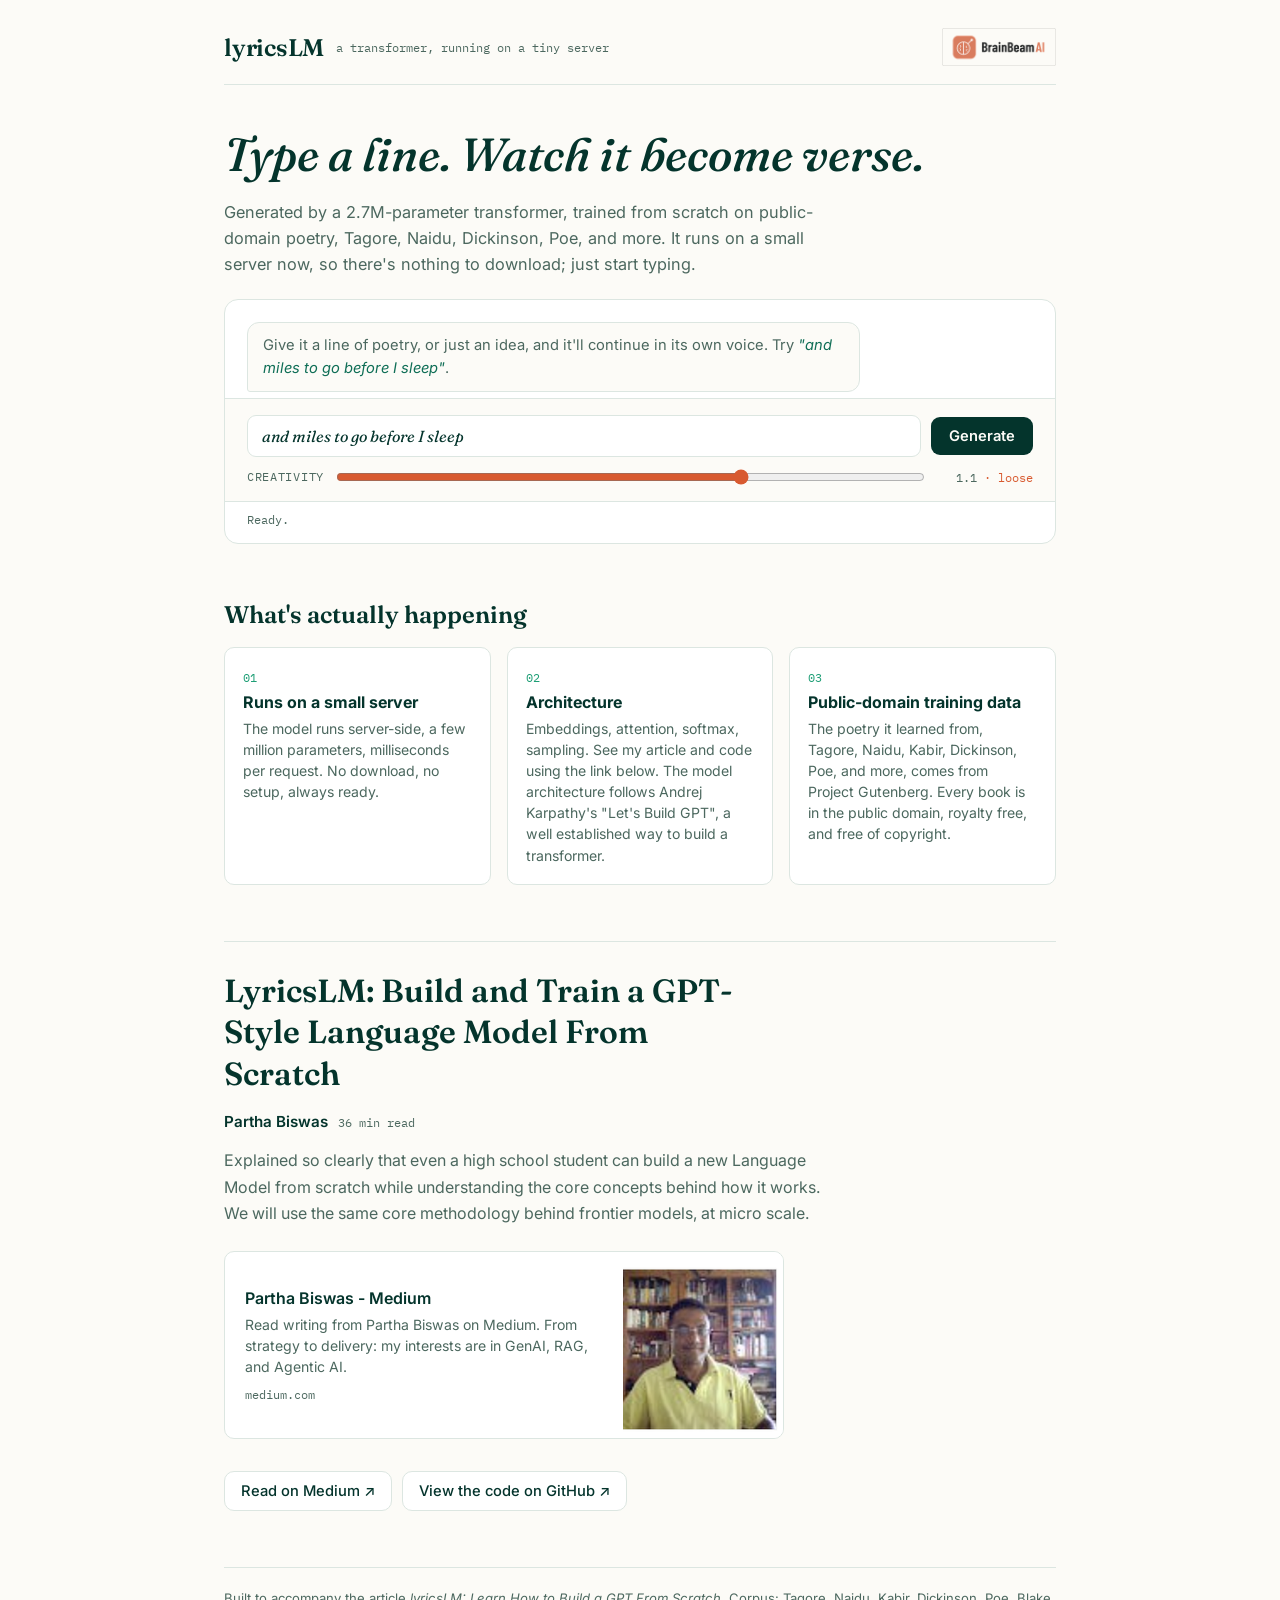
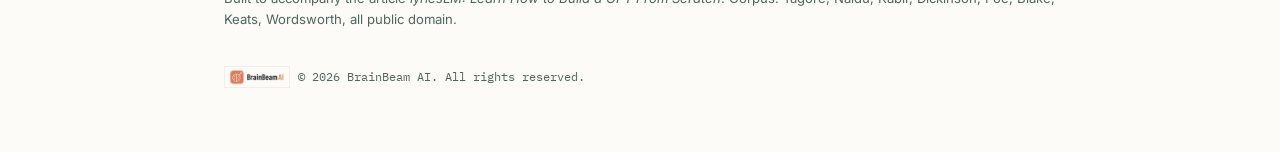
<file: frontend/index.html>
<!doctype html>
<html lang="en">
<head>
<meta charset="utf-8">
<meta name="viewport" content="width=device-width, initial-scale=1">
<title>lyricsLM, a transformer, running on a tiny server</title>
<meta name="description" content="A 2.7M-parameter transformer, trained from scratch on public-domain poetry, Tagore, Naidu, Dickinson, Poe, and more. Type a line and watch it become verse.">
<link rel="preconnect" href="https://fonts.googleapis.com">
<link rel="preconnect" href="https://fonts.gstatic.com" crossorigin>
<link href="https://fonts.googleapis.com/css2?family=Fraunces:ital,opsz,wght@0,9..144,400;0,9..144,600;1,9..144,500&family=Inter:wght@400;500;600&family=IBM+Plex+Mono:wght@400;500&display=swap" rel="stylesheet">
<link rel="stylesheet" href="css/styles.css">
</head>
<body>

<div class="page">

  <header class="topbar">
    <div class="brand">
      <span class="brand-mark">lyricsLM</span>
      <span class="brand-tag">a transformer, running on a tiny server</span>
    </div>
    <a class="brand-logo-link" href="https://brainbeam.ai" target="_blank" rel="noopener">
      <img class="brand-logo" src="brainbeam-lockup-header.png" alt="BrainBeam AI">
    </a>
  </header>

  <section class="intro">
    <h1>Type a line. Watch it become verse.</h1>
    <p>Generated by a 2.7M-parameter transformer, trained from scratch on public-domain
      poetry, Tagore, Naidu, Dickinson, Poe, and more. It runs on a small server now,
      so there's nothing to download; just start typing.</p>
  </section>

  <div class="chat-panel">
    <div class="chat-log" id="chat-log">
      <div class="bubble model intro-bubble">
        <div class="bubble-inner">Give it a line of poetry, or just an idea, and it'll continue in its own voice. Try <em>"and miles to go before I sleep"</em>.</div>
      </div>
    </div>

    <div class="composer">
      <div class="composer-row">
        <input id="seed-input" type="text" placeholder="and miles to go before I sleep" value="and miles to go before I sleep">
        <button id="send-btn">Generate</button>
      </div>
      <div class="controls-row">
        <div class="temp-control">
          <span class="temp-name">Creativity</span>
          <input type="range" id="temp-slider" min="0.2" max="1.5" step="0.1" value="1.1">
          <span class="temp-readout" id="temp-readout">1.1 <span class="temp-mood">· loose</span></span>
        </div>
      </div>
    </div>

    <div class="status-line" id="status-line">Ready.</div>
  </div>

  <section class="how-panel">
    <h2>What's actually happening</h2>
    <div class="how-grid">
      <div class="how-card">
        <span class="how-num">01</span>
        <h3>Runs on a small server</h3>
        <p>The model runs server-side, a few million parameters, milliseconds per
          request. No download, no setup, always ready.</p>
      </div>
      <div class="how-card">
        <span class="how-num">02</span>
        <h3>Architecture</h3>
        <p>Embeddings, attention, softmax, sampling. See my article and code using the
          link below. The model architecture follows Andrej Karpathy's "Let's Build GPT",
          a well established way to build a transformer.</p>
      </div>
      <div class="how-card">
        <span class="how-num">03</span>
        <h3>Public-domain training data</h3>
        <p>The poetry it learned from, Tagore, Naidu, Kabir, Dickinson, Poe, and more,
          comes from Project Gutenberg. Every book is in the public domain, royalty free,
          and free of copyright.</p>
      </div>
    </div>
  </section>

  <section class="article-header">
    <h2 class="article-title">LyricsLM: Build and Train a GPT-Style Language Model From Scratch</h2>
    <div class="article-meta">
      <a class="article-byline" href="https://medium.com/@biswas.partha?source=post_page---byline--53d97773d7e1---------------------------------------" target="_blank" rel="noopener">Partha Biswas</a>
      <span class="article-readtime">36 min read</span>
    </div>
    <p class="article-dek">Explained so clearly that even a high school student can build a new Language Model
      from scratch while understanding the core concepts behind how it works. We will use the same
      core methodology behind frontier models, at micro scale.</p>

    <a class="medium-card" href="https://medium.com/@biswas.partha?source=post_page-----53d97773d7e1---------------------------------------" target="_blank" rel="noopener">
      <div class="medium-card-text">
        <div class="medium-card-title">Partha Biswas - Medium</div>
        <div class="medium-card-desc">Read writing from Partha Biswas on Medium. From strategy to
          delivery: my interests are in GenAI, RAG, and Agentic AI.</div>
        <div class="medium-card-domain">medium.com</div>
      </div>
      <img class="medium-card-img" src="author-photo-large.png" alt="Partha Biswas">
    </a>
  </section>

  <div class="landing-links">
    <a class="landing-link" href="https://medium.com/@biswas.partha/lyricslm-build-and-train-a-gpt-style-language-model-from-scratch-53d97773d7e1?sharedUserId=biswas.partha" target="_blank" rel="noopener">
      Read on Medium ↗
    </a>
    <a class="landing-link" href="https://github.com/parthabiswas1/lyricsLM/blob/main/notebook/lyricsLM_public.ipynb" target="_blank" rel="noopener">
      View the code on GitHub ↗
    </a>
  </div>

  <footer class="foot">
    Built to accompany the article <em>lyricsLM: Learn How to Build a GPT From Scratch</em>.
    Corpus: Tagore, Naidu, Kabir, Dickinson, Poe, Blake, Keats, Wordsworth, all public domain.
  </footer>

  <footer class="corp-foot">
    <img class="corp-foot-logo" src="brainbeam-lockup-footer.png" alt="BrainBeam AI">
    <span>© 2026 BrainBeam AI. All rights reserved.</span>
  </footer>

</div>

<script src="js/app.js"></script>
</body>
</html>
</file>
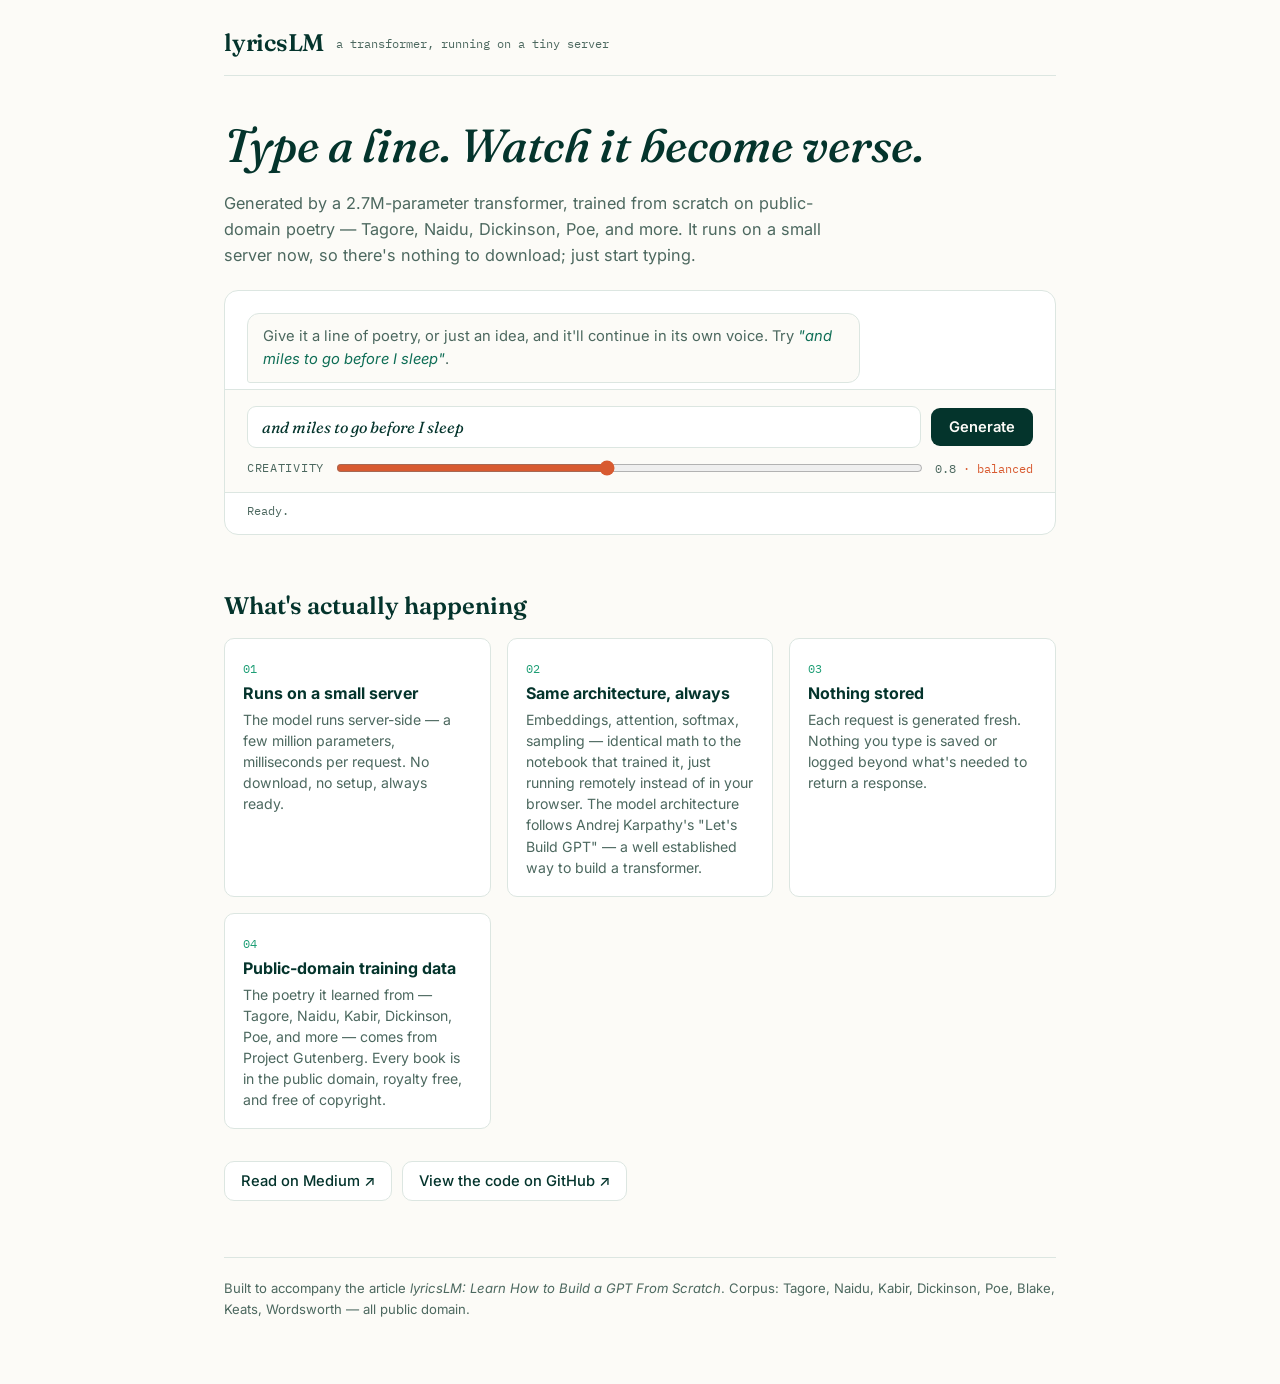
<file: frontend/index-old.html>
<!doctype html>
<html lang="en">
<head>
<meta charset="utf-8">
<meta name="viewport" content="width=device-width, initial-scale=1">
<title>lyricsLM — a transformer, running on a tiny server</title>
<meta name="description" content="A 2.7M-parameter transformer, trained from scratch on public-domain poetry — Tagore, Naidu, Dickinson, Poe, and more. Type a line and watch it become verse.">
<link rel="preconnect" href="https://fonts.googleapis.com">
<link rel="preconnect" href="https://fonts.gstatic.com" crossorigin>
<link href="https://fonts.googleapis.com/css2?family=Fraunces:ital,opsz,wght@0,9..144,400;0,9..144,600;1,9..144,500&family=Inter:wght@400;500;600&family=IBM+Plex+Mono:wght@400;500&display=swap" rel="stylesheet">
<link rel="stylesheet" href="css/styles.css">
</head>
<body>

<div class="page">

  <header class="topbar">
    <div class="brand">
      <span class="brand-mark">lyricsLM</span>
      <span class="brand-tag">a transformer, running on a tiny server</span>
    </div>
  </header>

  <section class="intro">
    <h1>Type a line. Watch it become verse.</h1>
    <p>Generated by a 2.7M-parameter transformer, trained from scratch on public-domain
      poetry — Tagore, Naidu, Dickinson, Poe, and more. It runs on a small server now,
      so there's nothing to download; just start typing.</p>
  </section>

  <div class="chat-panel">
    <div class="chat-log" id="chat-log">
      <div class="bubble model intro-bubble">
        <div class="bubble-inner">Give it a line of poetry, or just an idea, and it'll continue in its own voice. Try <em>"and miles to go before I sleep"</em>.</div>
      </div>
    </div>

    <div class="composer">
      <div class="composer-row">
        <input id="seed-input" type="text" placeholder="and miles to go before I sleep" value="and miles to go before I sleep">
        <button id="send-btn">Generate</button>
      </div>
      <div class="controls-row">
        <div class="temp-control">
          <span class="temp-name">Creativity</span>
          <input type="range" id="temp-slider" min="0.2" max="1.5" step="0.1" value="0.8">
          <span class="temp-readout" id="temp-readout">0.8 <span class="temp-mood">· balanced</span></span>
        </div>
      </div>
    </div>

    <div class="status-line" id="status-line">Ready.</div>
  </div>

  <section class="how-panel">
    <h2>What's actually happening</h2>
    <div class="how-grid">
      <div class="how-card">
        <span class="how-num">01</span>
        <h3>Runs on a small server</h3>
        <p>The model runs server-side — a few million parameters, milliseconds per
          request. No download, no setup, always ready.</p>
      </div>
      <div class="how-card">
        <span class="how-num">02</span>
        <h3>Same architecture, always</h3>
        <p>Embeddings, attention, softmax, sampling — identical math to the notebook
          that trained it, just running remotely instead of in your browser. The model
          architecture follows Andrej Karpathy's "Let's Build GPT" — a well established
          way to build a transformer.</p>
      </div>
      <div class="how-card">
        <span class="how-num">03</span>
        <h3>Nothing stored</h3>
        <p>Each request is generated fresh. Nothing you type is saved or logged beyond
          what's needed to return a response.</p>
      </div>
      <div class="how-card">
        <span class="how-num">04</span>
        <h3>Public-domain training data</h3>
        <p>The poetry it learned from — Tagore, Naidu, Kabir, Dickinson, Poe, and more —
          comes from Project Gutenberg. Every book is in the public domain, royalty free,
          and free of copyright.</p>
      </div>
    </div>
  </section>

  <div class="landing-links">
    <a class="landing-link" href="https://medium.com/@biswas.partha/lyricslm-build-and-train-a-gpt-style-language-model-from-scratch-53d97773d7e1?sharedUserId=biswas.partha" target="_blank" rel="noopener">
      Read on Medium ↗
    </a>
    <a class="landing-link" href="https://github.com/parthabiswas1/lyricsLM/blob/main/notebook/lyricsLM_public.ipynb" target="_blank" rel="noopener">
      View the code on GitHub ↗
    </a>
  </div>

  <footer class="foot">
    Built to accompany the article <em>lyricsLM: Learn How to Build a GPT From Scratch</em>.
    Corpus: Tagore, Naidu, Kabir, Dickinson, Poe, Blake, Keats, Wordsworth — all public domain.
  </footer>

</div>

<script src="js/app.js"></script>
</body>
</html>
</file>
<file: frontend/css/styles.css>
:root {
  --ink: #04342C;
  --green-deep: #0F6E56;
  --green: #1D9E75;
  --green-pale: #E7F3EE;
  --orange: #D85A30;
  --orange-pale: #FBEAE3;
  --paper: #FCFBF7;
  --paper-raised: #FFFFFF;
  --line: #DCE6E1;
  --text: #16302A;
  --text-soft: #4C685F;
  --radius: 10px;
  --serif: 'Fraunces', Georgia, serif;
  --sans: 'Inter', -apple-system, BlinkMacSystemFont, sans-serif;
  --mono: 'IBM Plex Mono', ui-monospace, monospace;
}

* { box-sizing: border-box; }

html, body {
  margin: 0;
  background: var(--paper);
  color: var(--text);
  font-family: var(--sans);
  -webkit-font-smoothing: antialiased;
}

a { color: var(--green-deep); }

.page {
  max-width: 880px;
  margin: 0 auto;
  padding: 0 24px 64px;
}

/* ---- top bar ---- */

.topbar {
  display: flex;
  align-items: center;
  justify-content: space-between;
  padding: 28px 0 18px;
  border-bottom: 1px solid var(--line);
  flex-wrap: wrap;
  gap: 8px;
}

.brand {
  display: flex;
  align-items: center;
  flex-wrap: wrap;
}

.brand-logo-link {
  flex: none;
  display: block;
  line-height: 0;
}

.brand-logo {
  height: 38px;
  width: auto;
  display: block;
}

.brand-mark {
  font-family: var(--serif);
  font-weight: 600;
  font-size: 1.5rem;
  color: var(--ink);
  letter-spacing: -0.01em;
}

.brand-tag {
  font-family: var(--mono);
  font-size: 0.78rem;
  color: var(--text-soft);
  margin-left: 12px;
}

.brand-link {
  font-family: var(--mono);
  font-size: 0.82rem;
  text-decoration: none;
  color: var(--green-deep);
  white-space: nowrap;
}
.brand-link:hover { color: var(--orange); }

/* ---- banner ---- */

.banner {
  margin-top: 18px;
  padding: 12px 16px;
  background: var(--orange-pale);
  border: 1px solid #F0C7B4;
  border-radius: var(--radius);
  font-size: 0.9rem;
  color: #8A3A1E;
}

/* ---- intro ---- */

.intro { margin-top: 44px; }

.intro h1 {
  font-family: var(--serif);
  font-weight: 500;
  font-style: italic;
  font-size: clamp(2rem, 5vw, 2.9rem);
  line-height: 1.12;
  margin: 0 0 18px;
  color: var(--ink);
}

.intro p {
  max-width: 60ch;
  font-size: 1.02rem;
  line-height: 1.6;
  color: var(--text-soft);
  margin: 0;
}

/* ---- checkpoint picker ---- */

.checkpoint-picker { margin-top: 40px; }

.picker-label {
  font-family: var(--mono);
  font-size: 0.75rem;
  text-transform: uppercase;
  letter-spacing: 0.08em;
  color: var(--text-soft);
  margin-bottom: 10px;
}

.tabs {
  display: flex;
  gap: 10px;
  flex-wrap: wrap;
}

.tab {
  flex: 1 1 140px;
  display: flex;
  flex-direction: column;
  align-items: flex-start;
  gap: 2px;
  padding: 12px 16px;
  background: var(--paper-raised);
  border: 1px solid var(--line);
  border-radius: var(--radius);
  cursor: pointer;
  font-family: var(--sans);
  text-align: left;
  transition: border-color 0.15s ease, background 0.15s ease, transform 0.1s ease;
}

.tab:hover:not(:disabled) { border-color: var(--green); transform: translateY(-1px); }
.tab:disabled { opacity: 0.55; cursor: default; }

.tab .tab-label {
  font-weight: 600;
  font-size: 0.98rem;
  color: var(--ink);
}
.tab .tab-sub {
  font-family: var(--mono);
  font-size: 0.72rem;
  color: var(--text-soft);
}

.tab.active {
  background: var(--ink);
  border-color: var(--ink);
}
.tab.active .tab-label { color: var(--paper); }
.tab.active .tab-sub { color: var(--green); }

/* ---- checkpoint load progress ---- */

.load-progress {
  margin-top: 12px;
  height: 5px;
  background: var(--green-pale);
  border-radius: 999px;
  overflow: hidden;
}

.load-progress-fill {
  height: 100%;
  width: 0%;
  background: var(--green);
  border-radius: 999px;
  transition: width 0.15s ease;
}

.tab.loading { position: relative; }
.tab.loading .tab-sub::after {
  content: ' \00b7 loading\2026';
  color: var(--orange);
}

/* ---- chat panel ---- */

.chat-panel {
  margin-top: 22px;
  border: 1px solid var(--line);
  border-radius: 14px;
  background: var(--paper-raised);
  overflow: hidden;
}

.chat-log {
  padding: 22px 22px 6px;
  max-height: 420px;
  overflow-y: auto;
  display: flex;
  flex-direction: column;
  gap: 14px;
}

.bubble { display: flex; }
.bubble.user { justify-content: flex-end; }
.bubble.model { justify-content: flex-start; }

.bubble-inner {
  max-width: 78%;
  padding: 11px 15px;
  border-radius: 12px;
  line-height: 1.55;
  font-size: 0.98rem;
  white-space: pre-wrap;
}

.bubble.user .bubble-inner {
  background: var(--green-pale);
  color: var(--ink);
  border-bottom-right-radius: 3px;
}

.bubble.model .bubble-inner {
  background: var(--paper);
  border: 1px solid var(--line);
  color: var(--ink);
  font-family: var(--serif);
  font-style: italic;
  font-size: 1.05rem;
  border-bottom-left-radius: 3px;
}

.bubble.model.intro-bubble .bubble-inner {
  font-family: var(--sans);
  font-style: normal;
  color: var(--text-soft);
  font-size: 0.92rem;
}

.bubble.model.intro-bubble em { color: var(--green-deep); font-style: italic; }

/* ---- composer ---- */

.composer {
  border-top: 1px solid var(--line);
  padding: 16px 22px 14px;
  background: var(--paper);
}

.composer-row {
  display: flex;
  align-items: center;
  gap: 10px;
}

.composer-row + .controls-row { margin-top: 10px; }

#seed-input {
  flex: 1;
  font-family: var(--serif);
  font-style: italic;
  font-size: 1rem;
  padding: 10px 14px;
  border: 1px solid var(--line);
  border-radius: 9px;
  background: var(--paper-raised);
  color: var(--ink);
}
#seed-input:focus { outline: 2px solid var(--green); outline-offset: 1px; }

#send-btn {
  font-family: var(--sans);
  font-weight: 600;
  font-size: 0.92rem;
  padding: 10px 18px;
  background: var(--ink);
  color: var(--paper);
  border: none;
  border-radius: 9px;
  cursor: pointer;
  white-space: nowrap;
  transition: background 0.15s ease;
}
#send-btn:hover:not(:disabled) { background: var(--green-deep); }
#send-btn:disabled { opacity: 0.5; cursor: default; }

.temp-control {
  display: flex;
  align-items: center;
  gap: 10px;
  width: 100%;
}
.temp-name {
  font-family: var(--mono);
  font-size: 0.72rem;
  text-transform: uppercase;
  letter-spacing: 0.06em;
  color: var(--text-soft);
  white-space: nowrap;
}
#temp-slider {
  flex: 1;
  accent-color: var(--orange);
}
.temp-readout {
  font-family: var(--mono);
  font-size: 0.78rem;
  color: var(--text-soft);
  white-space: nowrap;
  min-width: 96px;
  text-align: right;
}
.temp-mood { color: var(--orange); }

.status-line {
  font-family: var(--mono);
  font-size: 0.76rem;
  color: var(--text-soft);
  padding: 10px 22px 16px;
  border-top: 1px solid var(--line);
}

/* ---- how panel ---- */

.how-panel { margin-top: 56px; }
.how-panel h2 {
  font-family: var(--serif);
  font-weight: 600;
  font-size: 1.5rem;
  color: var(--ink);
  margin: 0 0 18px;
}

.how-grid {
  display: grid;
  grid-template-columns: repeat(auto-fit, minmax(220px, 1fr));
  gap: 16px;
}

.how-card {
  padding: 18px;
  border: 1px solid var(--line);
  border-radius: var(--radius);
  background: var(--paper-raised);
}

.how-num {
  font-family: var(--mono);
  font-size: 0.78rem;
  color: var(--green);
}

.how-card h3 {
  font-family: var(--sans);
  font-size: 1rem;
  margin: 6px 0 6px;
  color: var(--ink);
}

.how-card p {
  font-size: 0.88rem;
  line-height: 1.5;
  color: var(--text-soft);
  margin: 0;
}

/* ---- footer ---- */

.foot {
  margin-top: 56px;
  padding-top: 20px;
  border-top: 1px solid var(--line);
  font-size: 0.82rem;
  color: var(--text-soft);
  line-height: 1.6;
}

/* ---- responsive ---- */

@media (max-width: 640px) {
  .how-grid { grid-template-columns: 1fr; }
  .tabs { flex-direction: column; }
  .tab { flex: 1 1 auto; }
  .landing-links { flex-direction: column; }
}

/* ---- landing page ---- */

.landing-hero { margin-top: 44px; }

.landing-kicker {
  font-family: var(--mono);
  font-size: 0.75rem;
  text-transform: uppercase;
  letter-spacing: 0.08em;
  color: var(--green-deep);
  margin-bottom: 14px;
}

.landing-hero h1 {
  font-family: var(--serif);
  font-weight: 500;
  font-size: clamp(1.7rem, 4.2vw, 2.5rem);
  line-height: 1.28;
  margin: 0 0 20px;
  color: var(--ink);
  max-width: 22ch;
}

.landing-hero .subhead {
  max-width: 62ch;
  font-size: 1.05rem;
  line-height: 1.65;
  color: var(--text-soft);
  margin: 0 0 28px;
}

.landing-links {
  display: flex;
  gap: 10px;
  flex-wrap: wrap;
  margin-bottom: 8px;
}

.page > .landing-links { margin-top: 32px; }

.landing-link {
  display: inline-flex;
  align-items: center;
  gap: 8px;
  padding: 10px 16px;
  border: 1px solid var(--line);
  border-radius: var(--radius);
  background: var(--paper-raised);
  color: var(--ink);
  text-decoration: none;
  font-family: var(--sans);
  font-weight: 500;
  font-size: 0.92rem;
  transition: border-color 0.15s ease, transform 0.1s ease;
}
.landing-link:hover { border-color: var(--green); transform: translateY(-1px); color: var(--green-deep); }

.landing-link.primary {
  background: var(--ink);
  border-color: var(--ink);
  color: var(--paper);
}
.landing-link.primary:hover { background: var(--green-deep); border-color: var(--green-deep); color: var(--paper); }

.landing-tagline {
  margin-top: 56px;
  padding: 32px 0;
  border-top: 1px solid var(--line);
  border-bottom: 1px solid var(--line);
}

.landing-tagline h2 {
  font-family: var(--serif);
  font-weight: 500;
  font-style: italic;
  font-size: clamp(1.8rem, 4.5vw, 2.6rem);
  line-height: 1.15;
  margin: 0 0 16px;
  color: var(--ink);
}

.landing-tagline p {
  max-width: 60ch;
  font-size: 1.02rem;
  line-height: 1.6;
  color: var(--text-soft);
  margin: 0;
}

.landing-cta {
  margin-top: 40px;
  text-align: center;
}

.landing-cta .landing-link.primary {
  padding: 14px 28px;
  font-size: 1rem;
}

/* ---- reduced motion ---- */

@media (prefers-reduced-motion: reduce) {
  .tab { transition: none; }
}

/* ---- article header (title / byline / dek) ---- */

.article-header {
  margin-top: 56px;
  padding-top: 28px;
  border-top: 1px solid var(--line);
}

.article-title {
  font-family: var(--serif);
  font-weight: 600;
  font-size: clamp(1.5rem, 3.4vw, 2rem);
  line-height: 1.3;
  color: var(--ink);
  margin: 0 0 18px;
  max-width: 26ch;
}

.article-meta {
  display: flex;
  align-items: baseline;
  gap: 10px;
  margin-bottom: 16px;
}

.article-byline {
  font-family: var(--sans);
  font-weight: 600;
  font-size: 0.95rem;
  color: var(--ink);
  text-decoration: none;
}
.article-byline:hover { color: var(--green-deep); text-decoration: underline; }

.article-readtime {
  font-family: var(--mono);
  font-size: 0.78rem;
  color: var(--text-soft);
}

.article-dek {
  font-family: var(--sans);
  font-size: 1rem;
  line-height: 1.65;
  color: var(--text-soft);
  max-width: 62ch;
  margin: 0 0 24px;
}

/* ---- medium link-preview card ---- */

.medium-card {
  display: flex;
  align-items: stretch;
  justify-content: space-between;
  gap: 16px;
  border: 1px solid var(--line);
  border-radius: var(--radius);
  background: var(--paper-raised);
  overflow: hidden;
  text-decoration: none;
  max-width: 560px;
  transition: border-color 0.15s ease, transform 0.1s ease;
}
.medium-card:hover { border-color: var(--green); transform: translateY(-1px); }

.medium-card-text {
  display: flex;
  flex-direction: column;
  justify-content: center;
  gap: 6px;
  padding: 18px 0 18px 20px;
  min-width: 0;
}

.medium-card-title {
  font-family: var(--sans);
  font-weight: 600;
  font-size: 1rem;
  color: var(--ink);
}

.medium-card-desc {
  font-family: var(--sans);
  font-size: 0.88rem;
  line-height: 1.5;
  color: var(--text-soft);
}

.medium-card-domain {
  font-family: var(--mono);
  font-size: 0.75rem;
  color: var(--text-soft);
  margin-top: 4px;
}

.medium-card-img {
  flex: none;
  width: 160px;
  height: auto;
  object-fit: cover;
  display: block;
}

@media (max-width: 560px) {
  .medium-card { flex-direction: column; max-width: 100%; }
  .medium-card-text { padding: 16px; order: 2; }
  .medium-card-img { width: 100%; height: 180px; order: 1; }
}

/* ---- corporate footer ---- */

.corp-foot {
  margin-top: 20px;
  padding-top: 16px;
  display: flex;
  align-items: center;
  gap: 8px;
  font-family: var(--mono);
  font-size: 0.72rem;
  color: var(--text-soft);
}

.corp-foot-logo {
  height: 22px;
  width: auto;
  display: block;
}
</file>
